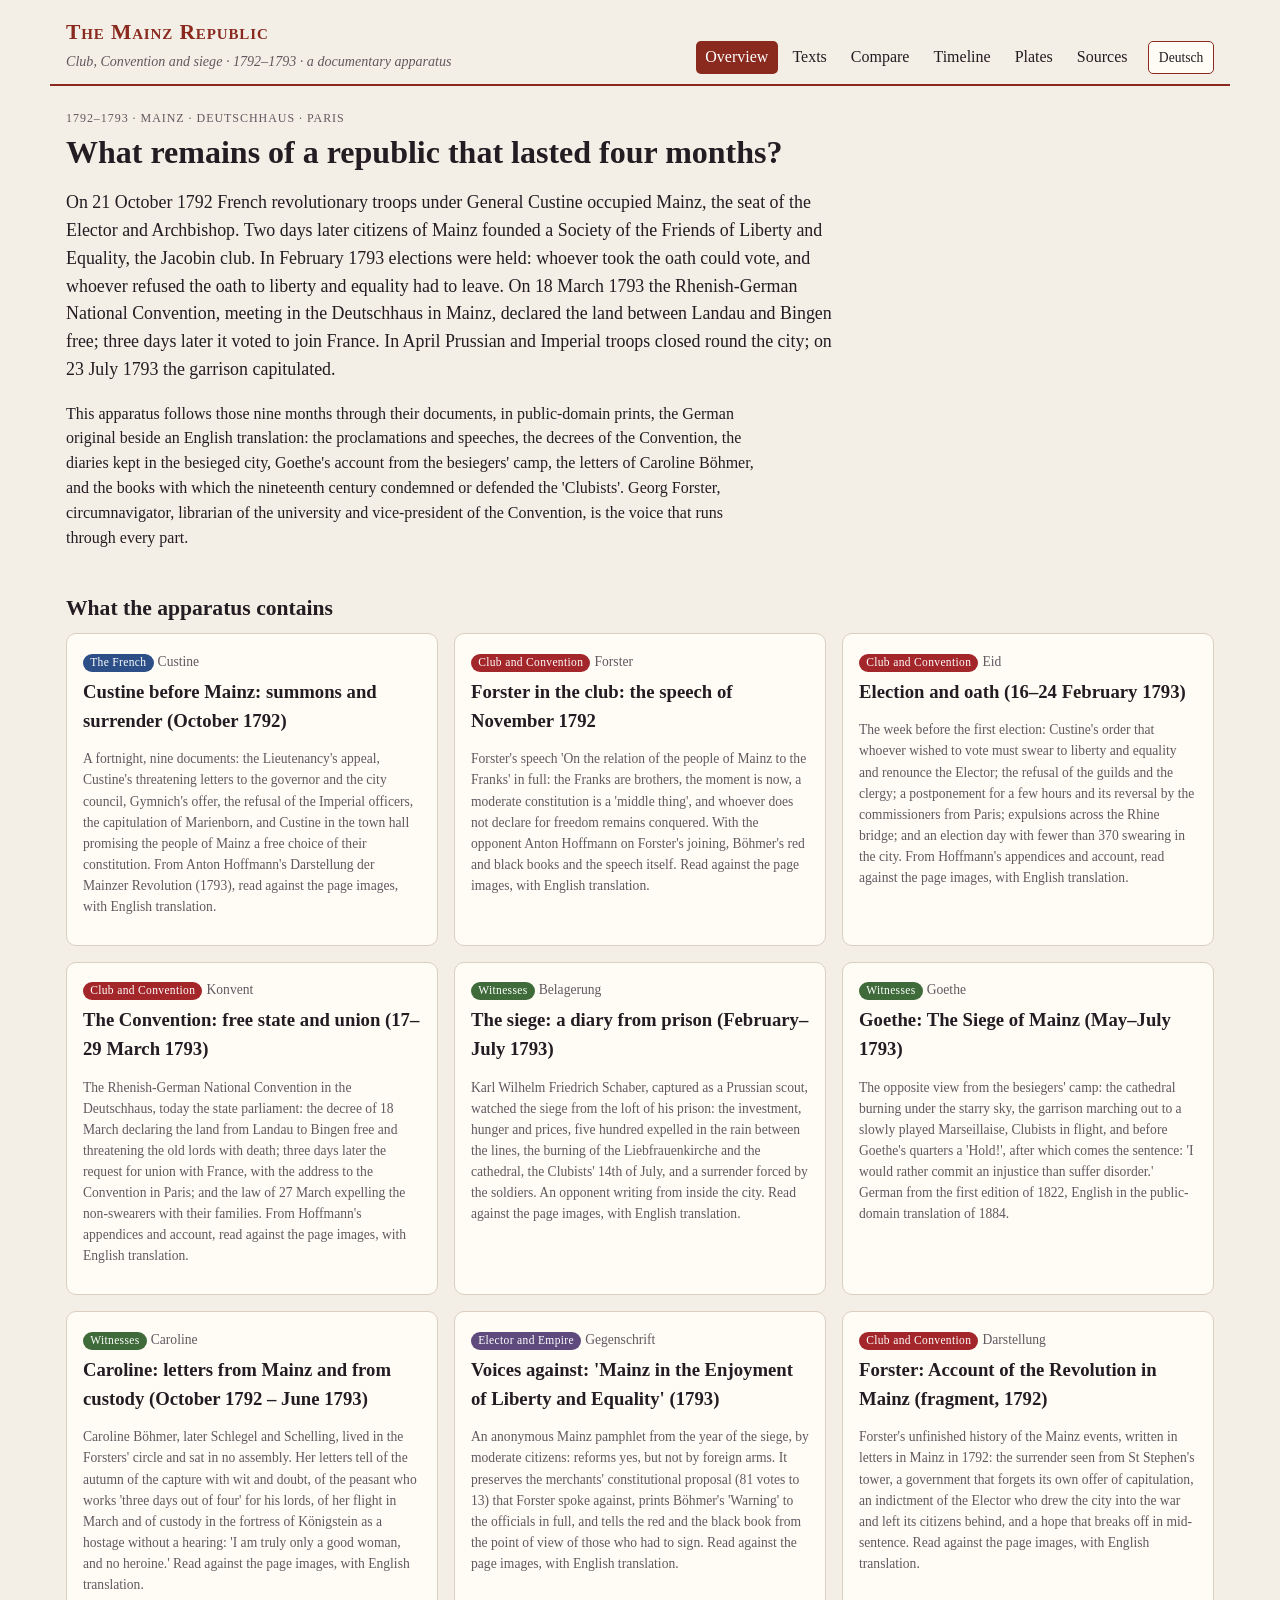
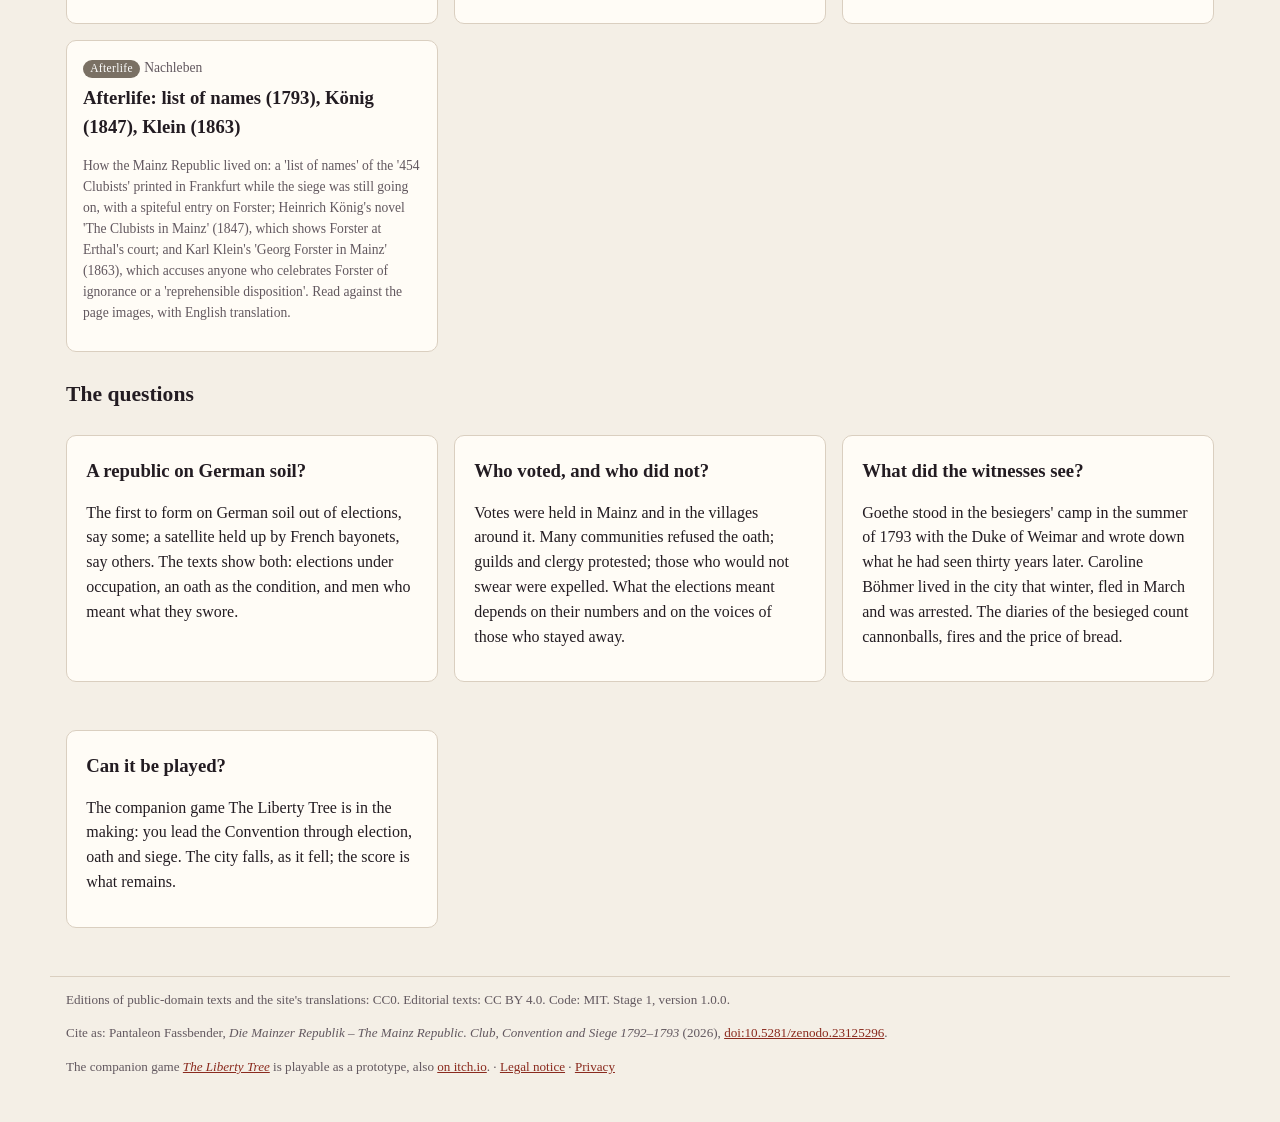
<file: index.html>
<!doctype html>
<html lang="de">
<head>
<meta charset="utf-8">
<meta name="viewport" content="width=device-width, initial-scale=1">
<title>Die Mainzer Republik</title>
<meta name="description" content="Die Mainzer Republik 1792–1793 in ihren Dokumenten: Proklamationen, Reden, Beschlüsse des Rheinisch-Deutschen Nationalkonvents, Tagebücher der Belagerung, Goethe und Caroline Böhmer, in gemeinfreien Drucken, das deutsche Original neben einer englischen Übersetzung. — The Mainz Republic 1792–1793 in its documents, German originals with English translations.">
<meta property="og:type" content="website">
<meta property="og:url" content="https://die-mainzer-republik.netlify.app/">
<meta property="og:title" content="Die Mainzer Republik – The Mainz Republic">
<meta property="og:description" content="Was bleibt von einer Republik, die vier Monate dauerte? What remains of a republic that lasted four months? Mainz 1792–1793 in its documents, German and English.">
<link rel="stylesheet" href="style.css">
<link rel="icon" href="data:image/svg+xml,%3Csvg xmlns='http://www.w3.org/2000/svg' viewBox='0 0 32 32'%3E%3Cpath d='M16 3v26' stroke='%238a2a1e' stroke-width='3'/%3E%3Ccircle cx='16' cy='10' r='7' fill='%233f6b3a'/%3E%3Cpath d='M9 6h14' stroke='%238a2a1e' stroke-width='2'/%3E%3C/svg%3E">
</head>
<body>
<header class="top">
  <a class="brand" href="#/">
    <strong><span class="i-de">Die Mainzer Republik</span><span class="i-en">The Mainz Republic</span></strong>
    <em><span class="i-de">Klub, Konvent und Belagerung · 1792–1793 · ein Quellenapparat</span><span class="i-en">Club, Convention and siege · 1792–1793 · a documentary apparatus</span></em>
  </a>
  <nav>
    <a href="#/" data-k="">Übersicht</a>
    <a href="#/texts" data-k="texts">Texte</a>
    <a href="#/compare" id="navCompare" data-k="compare" hidden>Vergleich</a>
    <a href="#/timeline" data-k="timeline">Zeitleiste</a>
    <a href="#/plates" id="navPlates" data-k="plates" hidden>Tafeln</a>
    <a href="#/sources" data-k="sources">Quellen</a>
    <button id="uiBtn" class="uibtn" type="button">English</button>
  </nav>
</header>
<main id="view" aria-live="polite"></main>
<footer>
  <p class="i-de">Editionen gemeinfreier Texte und die Übersetzungen der Site: CC0. Redaktionelle Texte: CC BY 4.0. Code: MIT. Stufe 1, Version 1.0.0.</p>
  <p class="i-en">Editions of public-domain texts and the site's translations: CC0. Editorial texts: CC BY 4.0. Code: MIT. Stage 1, version 1.0.0.</p>
  <p class="i-de">Zitieren als: Pantaleon Fassbender, <em>Die Mainzer Republik – The Mainz Republic. Klub, Konvent und Belagerung 1792–1793</em> (2026), <a href="https://doi.org/10.5281/zenodo.23125296">doi:10.5281/zenodo.23125296</a>.</p>
  <p class="i-en">Cite as: Pantaleon Fassbender, <em>Die Mainzer Republik – The Mainz Republic. Club, Convention and Siege 1792–1793</em> (2026), <a href="https://doi.org/10.5281/zenodo.23125296">doi:10.5281/zenodo.23125296</a>.</p>
  <p class="i-de">Das Begleitspiel <a href="https://der-freiheitsbaum.netlify.app/"><em>Der Freiheitsbaum</em></a> ist als Prototyp spielbar, auch <a href="https://leofassb.itch.io/der-freiheitsbaum-the-liberty-tree">auf itch.io</a>. · <a href="legal.html#notice">Impressum</a> · <a href="legal.html#privacy">Datenschutz</a></p>
  <p class="i-en">The companion game <a href="https://der-freiheitsbaum.netlify.app/"><em>The Liberty Tree</em></a> is playable as a prototype, also <a href="https://leofassb.itch.io/der-freiheitsbaum-the-liberty-tree">on itch.io</a>. · <a href="legal.html#notice">Legal notice</a> · <a href="legal.html#privacy">Privacy</a></p>
</footer>
<script src="app.js"></script>
</body>
</html>
</file>
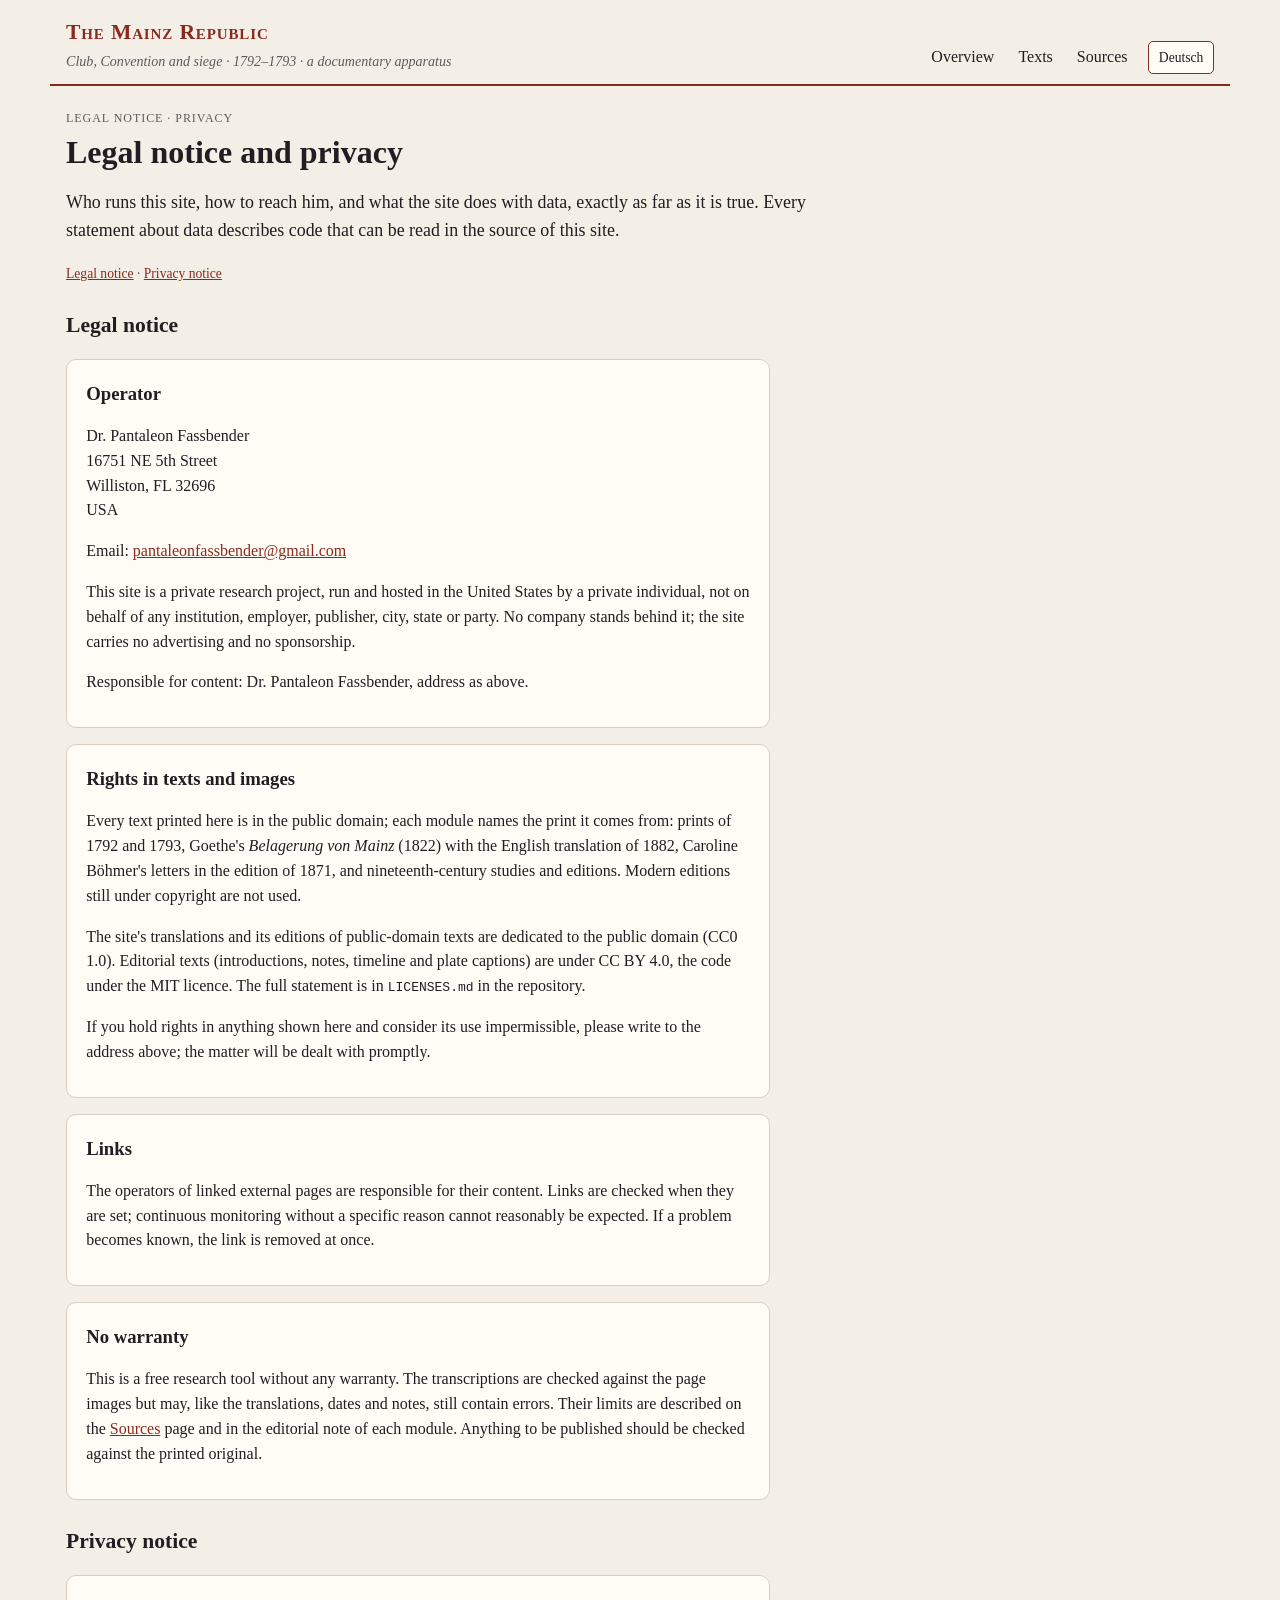
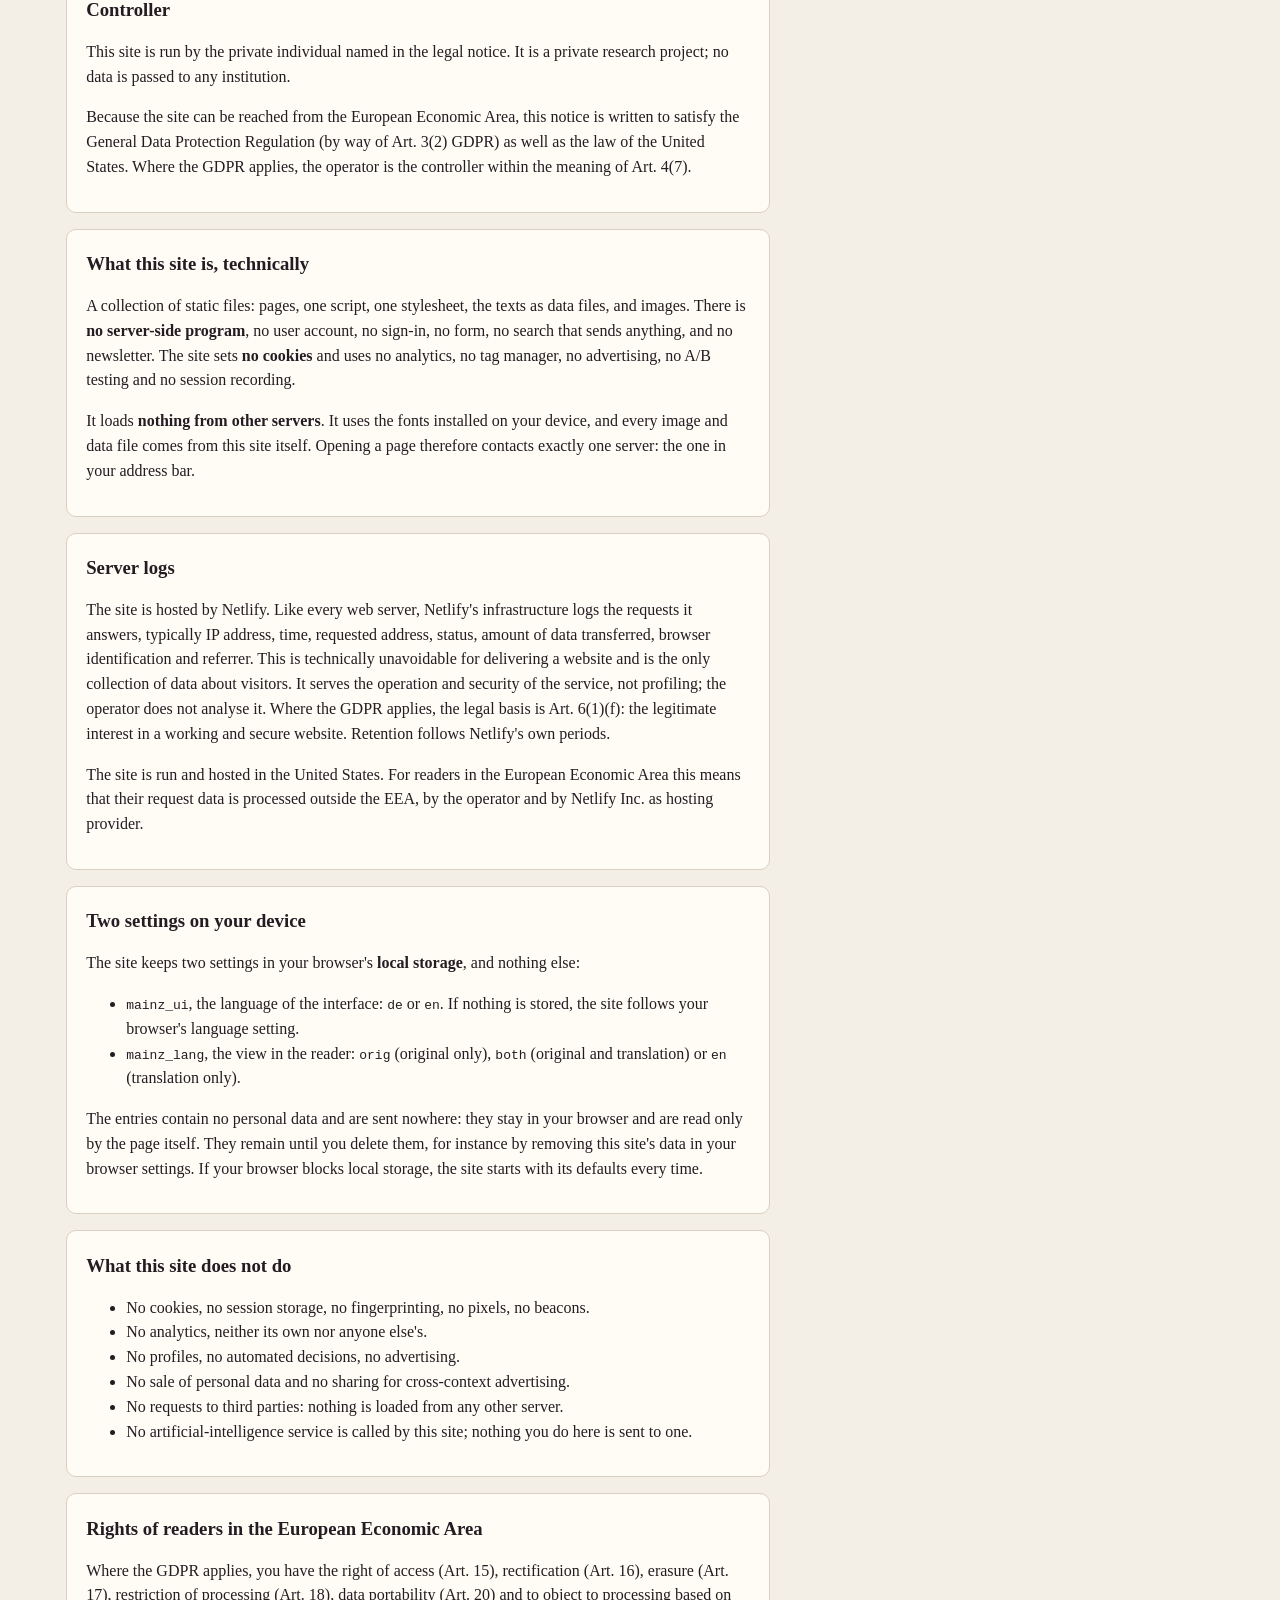
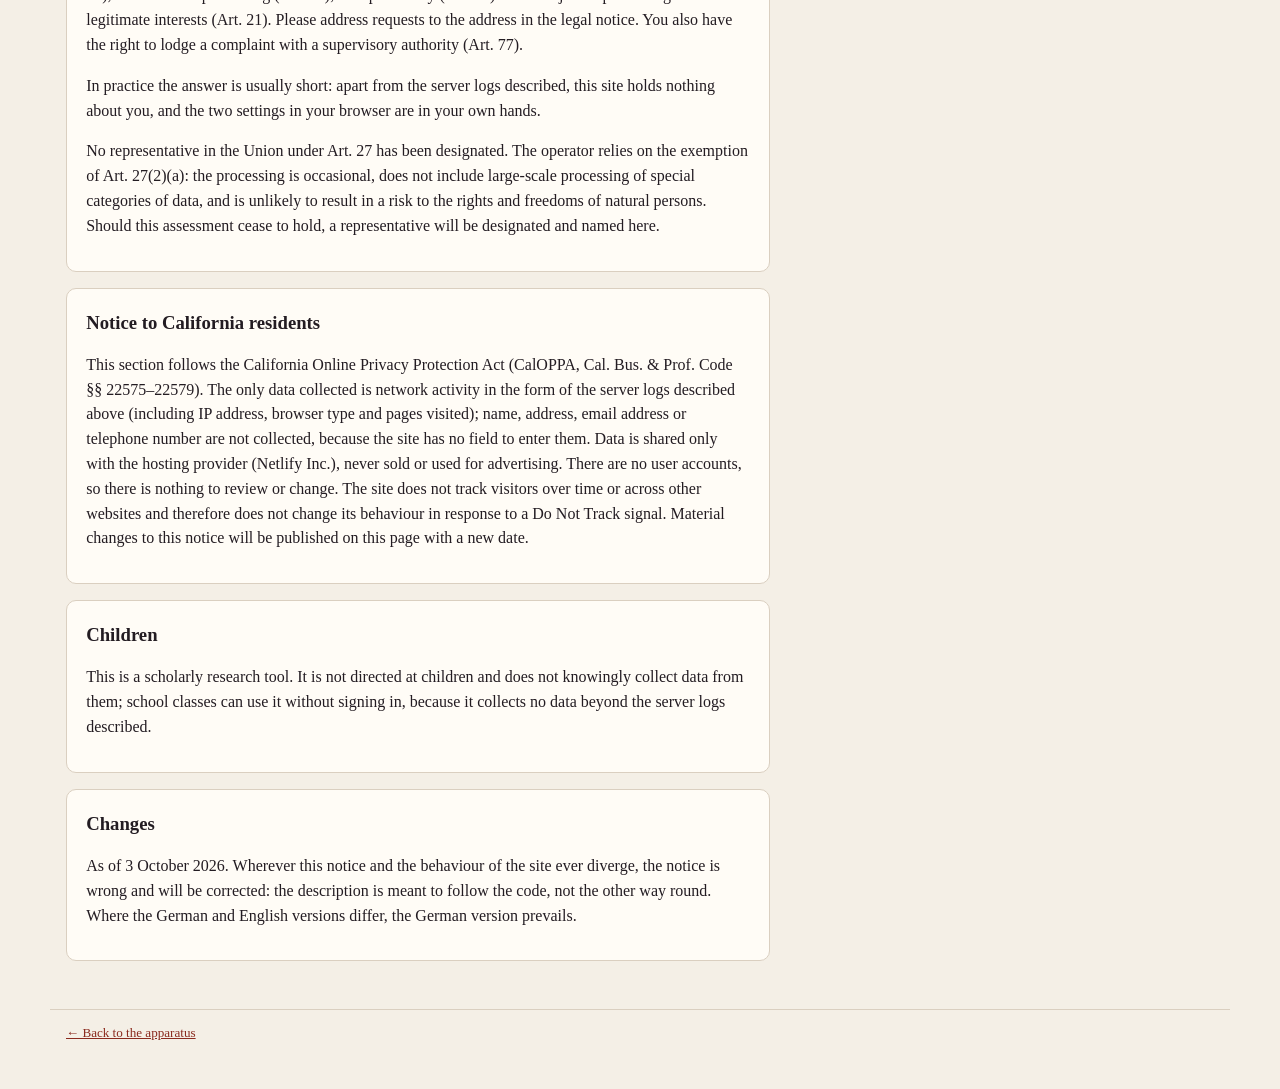
<file: legal.html>
<!doctype html>
<html lang="de">
<head>
<meta charset="utf-8">
<meta name="viewport" content="width=device-width, initial-scale=1">
<title>Impressum und Datenschutz · Legal notice and privacy · Die Mainzer Republik</title>
<meta name="description" content="Wer diese Site betreibt und was sie mit Daten tut. Who runs this site and what it does with data.">
<link rel="stylesheet" href="style.css">
<script>
  (function () {
    var ui = null;
    try { ui = localStorage.getItem("mainz_ui"); } catch (e) { /* storage blocked */ }
    if (ui !== "de" && ui !== "en") ui = /^de\b/i.test(navigator.language || "") ? "de" : "en";
    document.documentElement.lang = ui;
  })();
</script>
</head>
<body>
<header class="top">
  <a class="brand" href="index.html#/">
    <strong><span class="i-de">Die Mainzer Republik</span><span class="i-en">The Mainz Republic</span></strong>
    <em><span class="i-de">Klub, Konvent und Belagerung · 1792–1793 · ein Quellenapparat</span><span class="i-en">Club, Convention and siege · 1792–1793 · a documentary apparatus</span></em>
  </a>
  <nav>
    <a href="index.html#/"><span class="i-de">Übersicht</span><span class="i-en">Overview</span></a>
    <a href="index.html#/texts"><span class="i-de">Texte</span><span class="i-en">Texts</span></a>
    <a href="index.html#/sources"><span class="i-de">Quellen</span><span class="i-en">Sources</span></a>
    <button id="uiBtn" class="uibtn" type="button"><span class="i-de" lang="en">English</span><span class="i-en" lang="de">Deutsch</span></button>
  </nav>
</header>
<main>

<!-- ======================================================= Deutsch -->
<div class="i-de">
  <span class="tag">Impressum · Datenschutz</span>
  <h1>Impressum und Datenschutz</h1>
  <p class="lede">Wer diese Site betreibt, wie man ihn erreicht und was die Site mit Daten tut, so genau, wie es tatsächlich zutrifft. Jede Aussage über Daten beschreibt Code, den man im Quelltext dieser Site nachlesen kann.</p>
  <p class="fine"><a href="#notice">Impressum</a> · <a href="#privacy">Datenschutzerklärung</a></p>

  <h2 id="notice">Impressum</h2>

  <div class="panel readable"><h3>Betreiber</h3>
    <p>Dr. Pantaleon Fassbender<br>16751 NE 5th Street<br>Williston, FL 32696<br>USA</p>
    <p>E-Mail: <a href="mailto:pantaleonfassbender@gmail.com">pantaleonfassbender@gmail.com</a></p>
    <p>Diese Site ist ein privates Forschungsprojekt, betrieben und gehostet in den Vereinigten Staaten von einer Privatperson, nicht im Auftrag einer Institution, eines Arbeitgebers, Verlags, einer Stadt, eines Landes oder einer Partei. Kein Unternehmen steht dahinter; die Site enthält weder Werbung noch Sponsoring.</p>
    <p>Inhaltlich verantwortlich: Dr. Pantaleon Fassbender, Anschrift wie oben.</p>
  </div>

  <div class="panel readable"><h3>Rechte an Texten und Bildern</h3>
    <p>Alle hier abgedruckten Texte sind gemeinfrei; jedes Modul nennt den Druck, aus dem es stammt: Drucke der Jahre 1792 und 1793, Goethes <i>Belagerung von Mainz</i> (1822) mit der englischen Übersetzung von 1882, die Briefe Caroline Böhmers in der Ausgabe von 1871 und Darstellungen und Ausgaben des 19. Jahrhunderts. Moderne Editionen, die noch geschützt sind, werden nicht benutzt.</p>
    <p>Die Übersetzungen der Site und ihre Editionen der gemeinfreien Texte sind gemeinfrei gestellt (CC0 1.0). Redaktionelle Texte (Einführungen, Anmerkungen, Zeitleiste und Tafelbeschriftungen) stehen unter CC BY 4.0, der Code unter der MIT-Lizenz. Die vollständige Angabe steht in <code>LICENSES.md</code> im Repository.</p>
    <p>Wer Rechte an etwas hier Gezeigtem hält und dessen Verwendung für unzulässig hält, schreibe an die obige Adresse; das Anliegen wird umgehend bearbeitet.</p>
  </div>

  <div class="panel readable"><h3>Haftung für Links</h3>
    <p>Für die Inhalte verlinkter externer Seiten sind deren Betreiber verantwortlich. Links werden beim Setzen geprüft; eine fortlaufende Kontrolle ohne konkreten Anlass ist nicht zumutbar. Wird ein Problem bekannt, wird der Link umgehend entfernt.</p>
  </div>

  <div class="panel readable"><h3>Keine Gewähr</h3>
    <p>Dies ist ein kostenloses Forschungsinstrument ohne jede Gewähr. Die Transkriptionen sind am Seitenbild geprüft, können aber, wie die Übersetzungen, Daten und Anmerkungen, dennoch Fehler enthalten. Die Grenzen nennen die Seite <a href="index.html#/sources">Quellen</a> und die Editionsnotiz jedes Moduls. Was veröffentlicht werden soll, bitte am gedruckten Original prüfen.</p>
  </div>

  <h2 id="privacy">Datenschutzerklärung</h2>

  <div class="panel readable"><h3>Verantwortlicher</h3>
    <p>Diese Site wird von der im Impressum genannten Privatperson betrieben. Sie ist ein privates Forschungsprojekt; Daten werden an keine Institution weitergegeben.</p>
    <p>Weil die Site aus dem Europäischen Wirtschaftsraum erreichbar ist, ist diese Erklärung so gefasst, dass sie der Datenschutz-Grundverordnung (über Art. 3 Abs. 2 DSGVO) ebenso genügt wie dem Recht der Vereinigten Staaten. Soweit die DSGVO gilt, ist der Betreiber Verantwortlicher im Sinne von Art. 4 Nr. 7.</p>
  </div>

  <div class="panel readable"><h3>Was diese Site technisch ist</h3>
    <p>Eine Sammlung statischer Dateien: Seiten, ein Skript, ein Stylesheet, die Texte als Datendateien und Bilder. Es gibt <strong>kein serverseitiges Programm</strong>, kein Benutzerkonto, keine Anmeldung, kein Formular, keine Suche, die etwas versendet, und keinen Newsletter. Die Site setzt <strong>keine Cookies</strong> und nutzt keine Reichweitenmessung, keinen Tag-Manager, keine Werbung, keine A/B-Tests und keine Sitzungsaufzeichnung.</p>
    <p>Sie lädt <strong>nichts von fremden Servern</strong>. Es werden die auf Ihrem Gerät installierten Schriften verwendet, und jedes Bild und jede Datendatei kommt von dieser Site selbst. Beim Aufruf einer Seite wird also genau ein Server kontaktiert: der in Ihrer Adresszeile.</p>
  </div>

  <div class="panel readable"><h3>Server-Protokolle</h3>
    <p>Die Site wird bei Netlify gehostet. Wie jeder Webserver protokolliert die Infrastruktur von Netlify die Anfragen, die sie beantwortet, typischerweise IP-Adresse, Zeitpunkt, angefragte Adresse, Status, übertragene Datenmenge sowie Browserkennung und Referrer. Das ist für die Auslieferung einer Website technisch unvermeidlich und die einzige Erhebung von Daten über Besucher. Sie dient dem Betrieb und der Sicherheit des Dienstes, nicht der Profilbildung; der Betreiber wertet sie nicht aus. Soweit die DSGVO gilt, ist die Rechtsgrundlage Art. 6 Abs. 1 lit. f: das berechtigte Interesse an einer funktionsfähigen und sicheren Website. Die Speicherdauer richtet sich nach Netlifys eigenen Fristen.</p>
    <p>Die Site wird in den Vereinigten Staaten betrieben und gehostet. Für Leser im Europäischen Wirtschaftsraum bedeutet das, dass ihre Anfragedaten außerhalb des EWR verarbeitet werden, durch den Betreiber und durch Netlify Inc. als Hosting-Anbieter.</p>
  </div>

  <div class="panel readable"><h3>Zwei Einstellungen auf Ihrem Gerät</h3>
    <p>Die Site merkt sich im <strong>lokalen Speicher</strong> Ihres Browsers zwei Einstellungen, sonst nichts:</p>
    <ul>
      <li><code>mainz_ui</code>, die Sprache der Oberfläche: <code>de</code> oder <code>en</code>. Ist nichts gespeichert, richtet sich die Site nach der Spracheinstellung Ihres Browsers.</li>
      <li><code>mainz_lang</code>, die Ansicht im Leser: <code>orig</code> (nur das Original), <code>both</code> (Original und Übersetzung) oder <code>en</code> (nur die Übersetzung).</li>
    </ul>
    <p>Die Einträge enthalten keine personenbezogenen Daten und werden nirgendwohin gesendet: Sie bleiben in Ihrem Browser und werden nur von der Seite selbst gelesen. Sie bleiben bestehen, bis Sie sie löschen, etwa indem Sie in den Browsereinstellungen die Daten dieser Site entfernen. Blockiert Ihr Browser den lokalen Speicher, beginnt die Site jedes Mal mit den Voreinstellungen.</p>
  </div>

  <div class="panel readable"><h3>Was diese Site nicht tut</h3>
    <ul>
      <li>Keine Cookies, kein Session Storage, kein Fingerprinting, keine Pixel, keine Beacons.</li>
      <li>Keine Reichweitenmessung, weder eigene noch fremde.</li>
      <li>Keine Profile, keine automatisierten Entscheidungen, keine Werbung.</li>
      <li>Kein Verkauf personenbezogener Daten und keine Weitergabe für kontextübergreifende Werbung.</li>
      <li>Keine Anfragen an Dritte: von keinem anderen Server wird etwas geladen.</li>
      <li>Kein Dienst der künstlichen Intelligenz wird von dieser Site aufgerufen; nichts, was Sie hier tun, wird an einen solchen gesendet.</li>
    </ul>
  </div>

  <div class="panel readable"><h3>Rechte von Lesern im Europäischen Wirtschaftsraum</h3>
    <p>Soweit die DSGVO gilt, haben Sie das Recht auf Auskunft (Art. 15), Berichtigung (Art. 16), Löschung (Art. 17), Einschränkung der Verarbeitung (Art. 18), Datenübertragbarkeit (Art. 20) und Widerspruch gegen eine Verarbeitung aufgrund berechtigter Interessen (Art. 21). Anfragen richten Sie an die Adresse im Impressum. Sie haben außerdem das Recht auf Beschwerde bei einer Aufsichtsbehörde (Art. 77).</p>
    <p>In der Praxis ist die Antwort meist kurz: Außer den beschriebenen Server-Protokollen hält diese Site nichts über Sie, und die zwei Einstellungen in Ihrem Browser liegen in Ihrer eigenen Hand.</p>
    <p>Ein Vertreter in der Union nach Art. 27 ist nicht benannt. Der Betreiber stützt sich auf die Ausnahme des Art. 27 Abs. 2 lit. a: Die Verarbeitung erfolgt nur gelegentlich, umfasst keine umfangreiche Verarbeitung besonderer Kategorien von Daten und führt voraussichtlich nicht zu einem Risiko für die Rechte und Freiheiten natürlicher Personen. Sollte diese Einschätzung nicht mehr zutreffen, wird ein Vertreter benannt und hier genannt.</p>
  </div>

  <div class="panel readable"><h3>Hinweis für Einwohner Kaliforniens</h3>
    <p>Dieser Abschnitt folgt dem California Online Privacy Protection Act (CalOPPA, Cal. Bus. &amp; Prof. Code §§ 22575–22579). Erhoben werden nur Daten über Netzwerkaktivität in Form der oben beschriebenen Server-Protokolle (einschließlich IP-Adresse, Browsertyp und aufgerufener Seiten); Name, Anschrift, E-Mail-Adresse oder Telefonnummer werden nicht erhoben, weil die Site kein Feld zu ihrer Eingabe hat. Weitergegeben werden Daten nur an den Hosting-Anbieter (Netlify Inc.), nie verkauft oder für Werbung genutzt. Es gibt keine Benutzerkonten, also nichts zu prüfen oder zu ändern. Die Site verfolgt Besucher weder über die Zeit noch über andere Websites hinweg und ändert ihr Verhalten daher bei einem Do-Not-Track-Signal nicht. Wesentliche Änderungen dieser Erklärung werden auf dieser Seite mit neuem Datum veröffentlicht.</p>
  </div>

  <div class="panel readable"><h3>Kinder</h3>
    <p>Dies ist ein wissenschaftliches Forschungsinstrument. Es richtet sich nicht gezielt an Kinder und erhebt wissentlich keine Daten von ihnen; Schulklassen können es ohne Anmeldung nutzen, weil es gar keine Daten erhebt außer den beschriebenen Server-Protokollen.</p>
  </div>

  <div class="panel readable"><h3>Änderungen</h3>
    <p>Stand: 3. Oktober 2026. Wo diese Erklärung und das Verhalten der Site je auseinanderfallen, ist die Erklärung falsch und wird berichtigt: Die Beschreibung soll dem Code folgen, nicht umgekehrt. Bei Abweichungen zwischen der deutschen und der englischen Fassung gilt die deutsche.</p>
  </div>
</div>

<!-- ======================================================= English -->
<div class="i-en">
  <span class="tag">Legal notice · Privacy</span>
  <h1>Legal notice and privacy</h1>
  <p class="lede">Who runs this site, how to reach him, and what the site does with data, exactly as far as it is true. Every statement about data describes code that can be read in the source of this site.</p>
  <p class="fine"><a href="#notice-en">Legal notice</a> · <a href="#privacy-en">Privacy notice</a></p>

  <h2 id="notice-en">Legal notice</h2>

  <div class="panel readable"><h3>Operator</h3>
    <p>Dr. Pantaleon Fassbender<br>16751 NE 5th Street<br>Williston, FL 32696<br>USA</p>
    <p>Email: <a href="mailto:pantaleonfassbender@gmail.com">pantaleonfassbender@gmail.com</a></p>
    <p>This site is a private research project, run and hosted in the United States by a private individual, not on behalf of any institution, employer, publisher, city, state or party. No company stands behind it; the site carries no advertising and no sponsorship.</p>
    <p>Responsible for content: Dr. Pantaleon Fassbender, address as above.</p>
  </div>

  <div class="panel readable"><h3>Rights in texts and images</h3>
    <p>Every text printed here is in the public domain; each module names the print it comes from: prints of 1792 and 1793, Goethe's <i>Belagerung von Mainz</i> (1822) with the English translation of 1882, Caroline Böhmer's letters in the edition of 1871, and nineteenth-century studies and editions. Modern editions still under copyright are not used.</p>
    <p>The site's translations and its editions of public-domain texts are dedicated to the public domain (CC0 1.0). Editorial texts (introductions, notes, timeline and plate captions) are under CC BY 4.0, the code under the MIT licence. The full statement is in <code>LICENSES.md</code> in the repository.</p>
    <p>If you hold rights in anything shown here and consider its use impermissible, please write to the address above; the matter will be dealt with promptly.</p>
  </div>

  <div class="panel readable"><h3>Links</h3>
    <p>The operators of linked external pages are responsible for their content. Links are checked when they are set; continuous monitoring without a specific reason cannot reasonably be expected. If a problem becomes known, the link is removed at once.</p>
  </div>

  <div class="panel readable"><h3>No warranty</h3>
    <p>This is a free research tool without any warranty. The transcriptions are checked against the page images but may, like the translations, dates and notes, still contain errors. Their limits are described on the <a href="index.html#/sources">Sources</a> page and in the editorial note of each module. Anything to be published should be checked against the printed original.</p>
  </div>

  <h2 id="privacy-en">Privacy notice</h2>

  <div class="panel readable"><h3>Controller</h3>
    <p>This site is run by the private individual named in the legal notice. It is a private research project; no data is passed to any institution.</p>
    <p>Because the site can be reached from the European Economic Area, this notice is written to satisfy the General Data Protection Regulation (by way of Art. 3(2) GDPR) as well as the law of the United States. Where the GDPR applies, the operator is the controller within the meaning of Art. 4(7).</p>
  </div>

  <div class="panel readable"><h3>What this site is, technically</h3>
    <p>A collection of static files: pages, one script, one stylesheet, the texts as data files, and images. There is <strong>no server-side program</strong>, no user account, no sign-in, no form, no search that sends anything, and no newsletter. The site sets <strong>no cookies</strong> and uses no analytics, no tag manager, no advertising, no A/B testing and no session recording.</p>
    <p>It loads <strong>nothing from other servers</strong>. It uses the fonts installed on your device, and every image and data file comes from this site itself. Opening a page therefore contacts exactly one server: the one in your address bar.</p>
  </div>

  <div class="panel readable"><h3>Server logs</h3>
    <p>The site is hosted by Netlify. Like every web server, Netlify's infrastructure logs the requests it answers, typically IP address, time, requested address, status, amount of data transferred, browser identification and referrer. This is technically unavoidable for delivering a website and is the only collection of data about visitors. It serves the operation and security of the service, not profiling; the operator does not analyse it. Where the GDPR applies, the legal basis is Art. 6(1)(f): the legitimate interest in a working and secure website. Retention follows Netlify's own periods.</p>
    <p>The site is run and hosted in the United States. For readers in the European Economic Area this means that their request data is processed outside the EEA, by the operator and by Netlify Inc. as hosting provider.</p>
  </div>

  <div class="panel readable"><h3>Two settings on your device</h3>
    <p>The site keeps two settings in your browser's <strong>local storage</strong>, and nothing else:</p>
    <ul>
      <li><code>mainz_ui</code>, the language of the interface: <code>de</code> or <code>en</code>. If nothing is stored, the site follows your browser's language setting.</li>
      <li><code>mainz_lang</code>, the view in the reader: <code>orig</code> (original only), <code>both</code> (original and translation) or <code>en</code> (translation only).</li>
    </ul>
    <p>The entries contain no personal data and are sent nowhere: they stay in your browser and are read only by the page itself. They remain until you delete them, for instance by removing this site's data in your browser settings. If your browser blocks local storage, the site starts with its defaults every time.</p>
  </div>

  <div class="panel readable"><h3>What this site does not do</h3>
    <ul>
      <li>No cookies, no session storage, no fingerprinting, no pixels, no beacons.</li>
      <li>No analytics, neither its own nor anyone else's.</li>
      <li>No profiles, no automated decisions, no advertising.</li>
      <li>No sale of personal data and no sharing for cross-context advertising.</li>
      <li>No requests to third parties: nothing is loaded from any other server.</li>
      <li>No artificial-intelligence service is called by this site; nothing you do here is sent to one.</li>
    </ul>
  </div>

  <div class="panel readable"><h3>Rights of readers in the European Economic Area</h3>
    <p>Where the GDPR applies, you have the right of access (Art. 15), rectification (Art. 16), erasure (Art. 17), restriction of processing (Art. 18), data portability (Art. 20) and to object to processing based on legitimate interests (Art. 21). Please address requests to the address in the legal notice. You also have the right to lodge a complaint with a supervisory authority (Art. 77).</p>
    <p>In practice the answer is usually short: apart from the server logs described, this site holds nothing about you, and the two settings in your browser are in your own hands.</p>
    <p>No representative in the Union under Art. 27 has been designated. The operator relies on the exemption of Art. 27(2)(a): the processing is occasional, does not include large-scale processing of special categories of data, and is unlikely to result in a risk to the rights and freedoms of natural persons. Should this assessment cease to hold, a representative will be designated and named here.</p>
  </div>

  <div class="panel readable"><h3>Notice to California residents</h3>
    <p>This section follows the California Online Privacy Protection Act (CalOPPA, Cal. Bus. &amp; Prof. Code §§ 22575–22579). The only data collected is network activity in the form of the server logs described above (including IP address, browser type and pages visited); name, address, email address or telephone number are not collected, because the site has no field to enter them. Data is shared only with the hosting provider (Netlify Inc.), never sold or used for advertising. There are no user accounts, so there is nothing to review or change. The site does not track visitors over time or across other websites and therefore does not change its behaviour in response to a Do Not Track signal. Material changes to this notice will be published on this page with a new date.</p>
  </div>

  <div class="panel readable"><h3>Children</h3>
    <p>This is a scholarly research tool. It is not directed at children and does not knowingly collect data from them; school classes can use it without signing in, because it collects no data beyond the server logs described.</p>
  </div>

  <div class="panel readable"><h3>Changes</h3>
    <p>As of 3 October 2026. Wherever this notice and the behaviour of the site ever diverge, the notice is wrong and will be corrected: the description is meant to follow the code, not the other way round. Where the German and English versions differ, the German version prevails.</p>
  </div>
</div>
</main>
<footer>
  <p><a href="index.html#/"><span class="i-de">← Zurück zum Apparat</span><span class="i-en">← Back to the apparatus</span></a></p>
</footer>
<script>
  document.getElementById("uiBtn").onclick = function () {
    var ui = document.documentElement.lang === "de" ? "en" : "de";
    try { localStorage.setItem("mainz_ui", ui); } catch (e) { /* storage blocked */ }
    document.documentElement.lang = ui;
    var h = location.hash.replace(/-en$/, "");
    if (h) { var el = document.getElementById(ui === "en" ? h.slice(1) + "-en" : h.slice(1)); if (el) el.scrollIntoView(); }
  };
  (function () {
    // #notice / #privacy land on the visible language's heading
    if (document.documentElement.lang === "en" && location.hash) {
      var el = document.getElementById(location.hash.slice(1) + "-en");
      if (el) el.scrollIntoView();
    }
  })();
</script>
</body>
</html>
</file>
<file: style.css>
:root{
  --paper:#f4efe6; --panel:#fffcf6; --ink:#231c22; --ink2:#62585f; --line:#dacfc0;
  --red:#8a2a1e; --gold:#8a6d2f; --tree:#3f6b3a;
  --klub:#a3262a; --franzosen:#2b4f86; --reich:#5e4a7d; --zeugen:#3f6b3a; --rezeption:#7a7064;
  --serif:"Iowan Old Style","Palatino Linotype",Palatino,"Book Antiqua",Georgia,serif;
}
*{box-sizing:border-box}
body{margin:0; background:var(--paper); color:var(--ink); font-family:var(--serif); line-height:1.55}
a{color:var(--red)}
.top{display:flex; justify-content:space-between; align-items:flex-end; flex-wrap:wrap; gap:.6rem 1.5rem;
  max-width:1180px; margin:0 auto; padding:1rem 16px .6rem; border-bottom:2px solid var(--red)}
.brand{text-decoration:none; color:inherit}
.brand strong{display:block; font-size:1.35rem; color:var(--red); font-variant:small-caps; letter-spacing:.04em}
.brand em{font-size:.88rem; color:var(--ink2)}
.top nav{display:flex; gap:.3rem; flex-wrap:wrap}
.top nav a{text-decoration:none; color:var(--ink); padding:.25rem .6rem; border-radius:5px}
.top nav a.on{background:var(--red); color:#fff}
main{max-width:1180px; margin:0 auto; padding:1.2rem 16px 2rem}
footer{max-width:1180px; margin:0 auto; padding:0 16px 2rem; font-size:.82rem; color:var(--ink2); border-top:1px solid var(--line)}
h1{font-size:2rem; margin:.2rem 0 .6rem; line-height:1.2}
h2{font-size:1.35rem; margin:1.6rem 0 .5rem}
h3{margin:.2rem 0 .3rem}
.lede{font-size:1.12rem; max-width:48rem}
.fine{font-size:.85rem; color:var(--ink2)}
.tag{font-size:.75rem; letter-spacing:.08em; text-transform:uppercase; color:var(--ink2)}
.panel{background:var(--panel); border:1px solid var(--line); border-radius:10px; padding:1rem 1.2rem; margin:1rem 0}
.readable{max-width:44rem}
.grid{display:grid; gap:1rem}
.g2{grid-template-columns:repeat(auto-fill,minmax(300px,1fr))}
.g4{grid-template-columns:repeat(auto-fill,minmax(210px,1fr))}
.card{background:var(--panel); border:1px solid var(--line); border-radius:10px; padding:.9rem 1rem; text-decoration:none; color:inherit; display:block}
a.card:hover{border-color:var(--red)}
.card.planned{opacity:.72; border-style:dashed}
.side{display:inline-block; font-size:.72rem; padding:0 .45rem; border-radius:99px; color:#fff; letter-spacing:.03em}
.side.klub{background:var(--klub)} .side.franzosen{background:var(--franzosen)} .side.reich{background:var(--reich)}
.side.zeugen{background:var(--zeugen)} .side.rezeption{background:var(--rezeption)}
/* language: static blocks carry both, the page shows one */
html[lang=de] .i-en, html[lang=en] .i-de{display:none}
.uibtn{font:inherit; font-size:.85rem; background:var(--panel); color:var(--ink); border:1px solid var(--red); border-radius:5px; padding:.2rem .6rem; cursor:pointer; margin-left:.4rem}
.uibtn:hover{background:var(--red); color:#fff}
.hero{display:grid; grid-template-columns:minmax(0,1.5fr) minmax(0,1fr); gap:1.5rem; align-items:start}
.hero.one{grid-template-columns:1fr}
.hero img{width:100%; border-radius:8px; border:1px solid var(--line)}
figure{margin:0}
figcaption{font-size:.85rem; color:var(--ink2); margin-top:.4rem}
.quote{border-left:3px solid var(--red); padding:.2rem 0 .2rem 1rem; margin:1rem 0; font-style:italic}
/* reader */
.toc{display:flex; flex-wrap:wrap; gap:.4rem; margin:.6rem 0 1rem}
.toc a{border:1px solid var(--line); border-radius:6px; padding:.2rem .6rem; text-decoration:none; color:var(--ink); background:var(--panel); font-size:.9rem}
.toc a.on{border-color:var(--red); background:var(--red); color:#fff}
.langbar{display:flex; gap:.3rem; margin:.4rem 0 1rem}
.langbar button{font:inherit; font-size:.85rem; background:var(--panel); border:1px solid var(--line); border-radius:6px; padding:.2rem .7rem; cursor:pointer}
.langbar button.on{background:var(--ink); color:var(--paper); border-color:var(--ink)}
.unit{display:grid; grid-template-columns:4.6rem minmax(0,1fr); gap:.3rem .8rem; padding:.55rem 0; border-bottom:1px dotted var(--line)}
.unit .num{font-size:.78rem; color:var(--ink2); text-align:right; padding-top:.2rem}
.unit .num a{color:inherit; text-decoration:none}
.unit .pg{display:block; font-size:.7rem; line-height:1.25; margin-top:.3rem; color:var(--ink2); opacity:.85}
.unit.hl{background:#f3e0d8}
.unit .cols{display:grid; grid-template-columns:1fr 1fr; gap:1.2rem}
.unit .cols.one{grid-template-columns:1fr}
.unit .orig{color:var(--ink2)}
.unit.label .text{font-variant:small-caps; letter-spacing:.03em; font-weight:600; color:var(--red)}
.unit h4{margin:0 0 .3rem; font-size:.95rem; color:var(--red)}
.unit .text,.unit .orig{white-space:pre-line}
.note{grid-column:2; font-size:.84rem; color:var(--ink2); border-left:2px solid var(--gold); padding-left:.6rem}
.hinweis{font-size:.9rem}
/* timeline */
.tl{position:relative; margin:1rem 0 0 .6rem; padding-left:1.4rem; border-left:2px solid var(--line)}
.st{position:relative; margin:0 0 1.2rem; display:grid; grid-template-columns:minmax(0,1fr) 140px; gap:1rem; align-items:start}
.st::before{content:""; position:absolute; left:-1.95rem; top:.35rem; width:12px; height:12px; border-radius:50%; background:var(--c,var(--ink)); border:2px solid var(--paper)}
.st .d{font-size:.82rem; color:var(--ink2)}
.st img{width:140px; border-radius:6px; border:1px solid var(--line)}
.st p{margin:.2rem 0}
.legend{display:flex; flex-wrap:wrap; gap:.4rem}
/* plates */
.plate img{width:100%; border-radius:6px; border:1px solid var(--line); background:#fff}
.lightbox{position:fixed; inset:0; background:rgba(20,16,12,.85); display:flex; align-items:center; justify-content:center; padding:16px; z-index:10}
.lightbox img{max-width:100%; max-height:86vh; border-radius:6px}
.lightbox .cap{color:#f5efe2; max-width:44rem; font-size:.9rem; margin-top:.6rem}
.lightbox figure{text-align:center}
/* compare */
.cmp{display:grid; gap:1rem; margin-top:1rem}
.cmp.n2{grid-template-columns:1fr 1fr}
.cmp.n3{grid-template-columns:repeat(3,minmax(0,1fr))}
.cmp.n4{grid-template-columns:1fr 1fr}
.voice{background:var(--panel); border:1px solid var(--line); border-radius:10px; padding:.8rem 1rem}
.vhead{border-bottom:1px solid var(--line); padding-bottom:.5rem; margin-bottom:.5rem}
.vunit{margin:.7rem 0}
.vunit .text{white-space:pre-line}
@media (max-width:760px){
  .cmp.n2,.cmp.n3,.cmp.n4{grid-template-columns:1fr}
  .hero{grid-template-columns:1fr}
  .unit .cols{grid-template-columns:1fr}
  .st{grid-template-columns:1fr}
  .st img{width:110px}
  h1{font-size:1.6rem}
}
@media (prefers-color-scheme: dark){
  :root:not([data-theme="light"]){--paper:#1c171b; --panel:#262026; --ink:#ece4ea; --ink2:#b3a8b0; --line:#43383f; --red:#d9a77c}
  :root:not([data-theme="light"]) .unit.hl{background:#3a2a35}
  :root:not([data-theme="light"]) .top nav a.on, :root:not([data-theme="light"]) .toc a.on{color:#1c171b}
}
</file>
